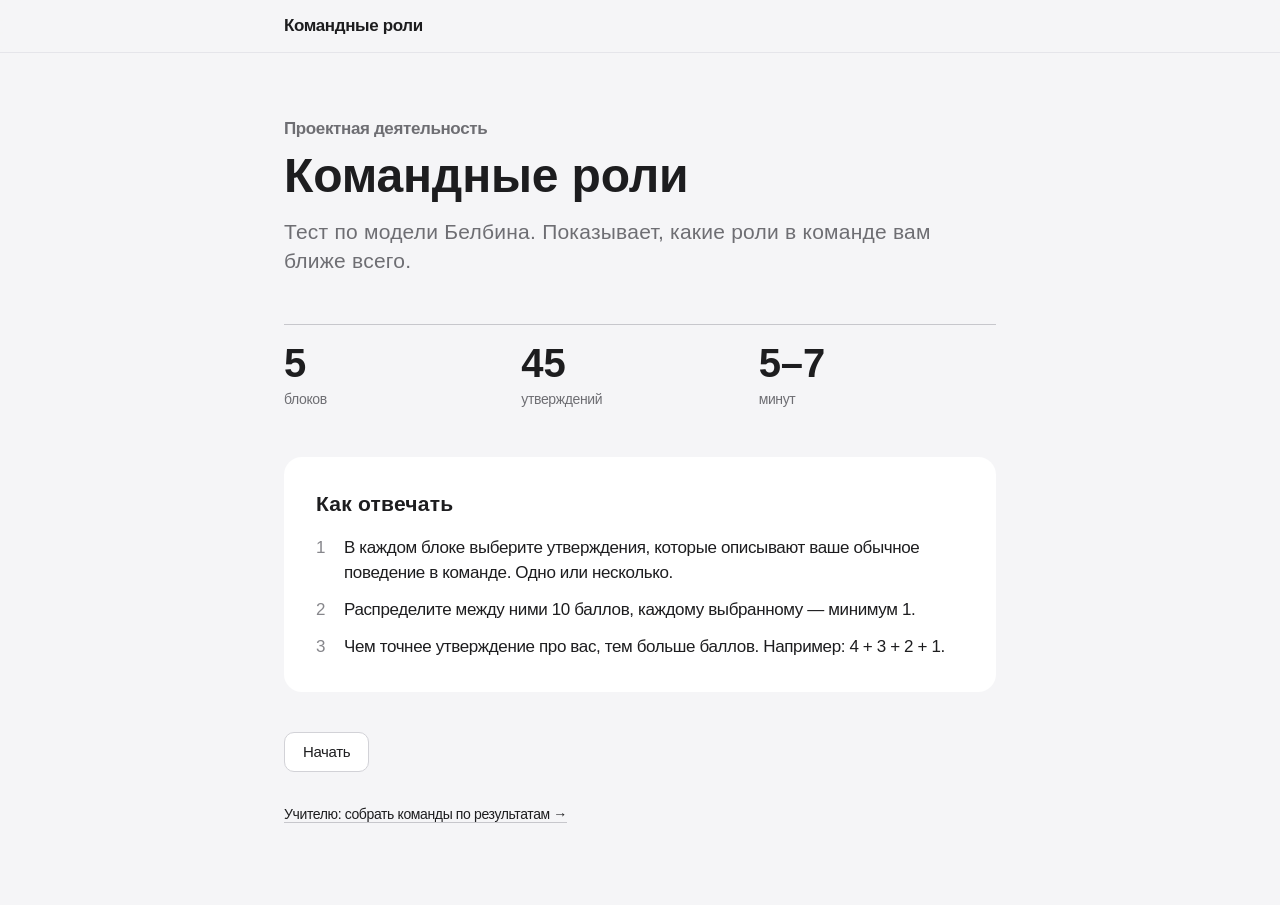
<file: index.html>
<!doctype html>
<html lang="ru">
<head>
  <meta charset="utf-8">
  <meta name="viewport" content="width=device-width, initial-scale=1, viewport-fit=cover">
  <title>Командные роли</title>
  <link rel="stylesheet" href="styles.css">
</head>
<body>
  <header class="topbar">
    <div class="topbar-inner">
      <span class="topbar-title">Командные роли</span>
      <span class="topbar-step" id="step"></span>
    </div>
    <div class="progress" id="progress" hidden><div class="progress-fill" id="progress-fill"></div></div>
  </header>

  <main id="app"></main>

  <script src="data.js"></script>
  <script src="config.js"></script>
  <script src="common.js"></script>
  <script src="app.js"></script>
</body>
</html>
</file>
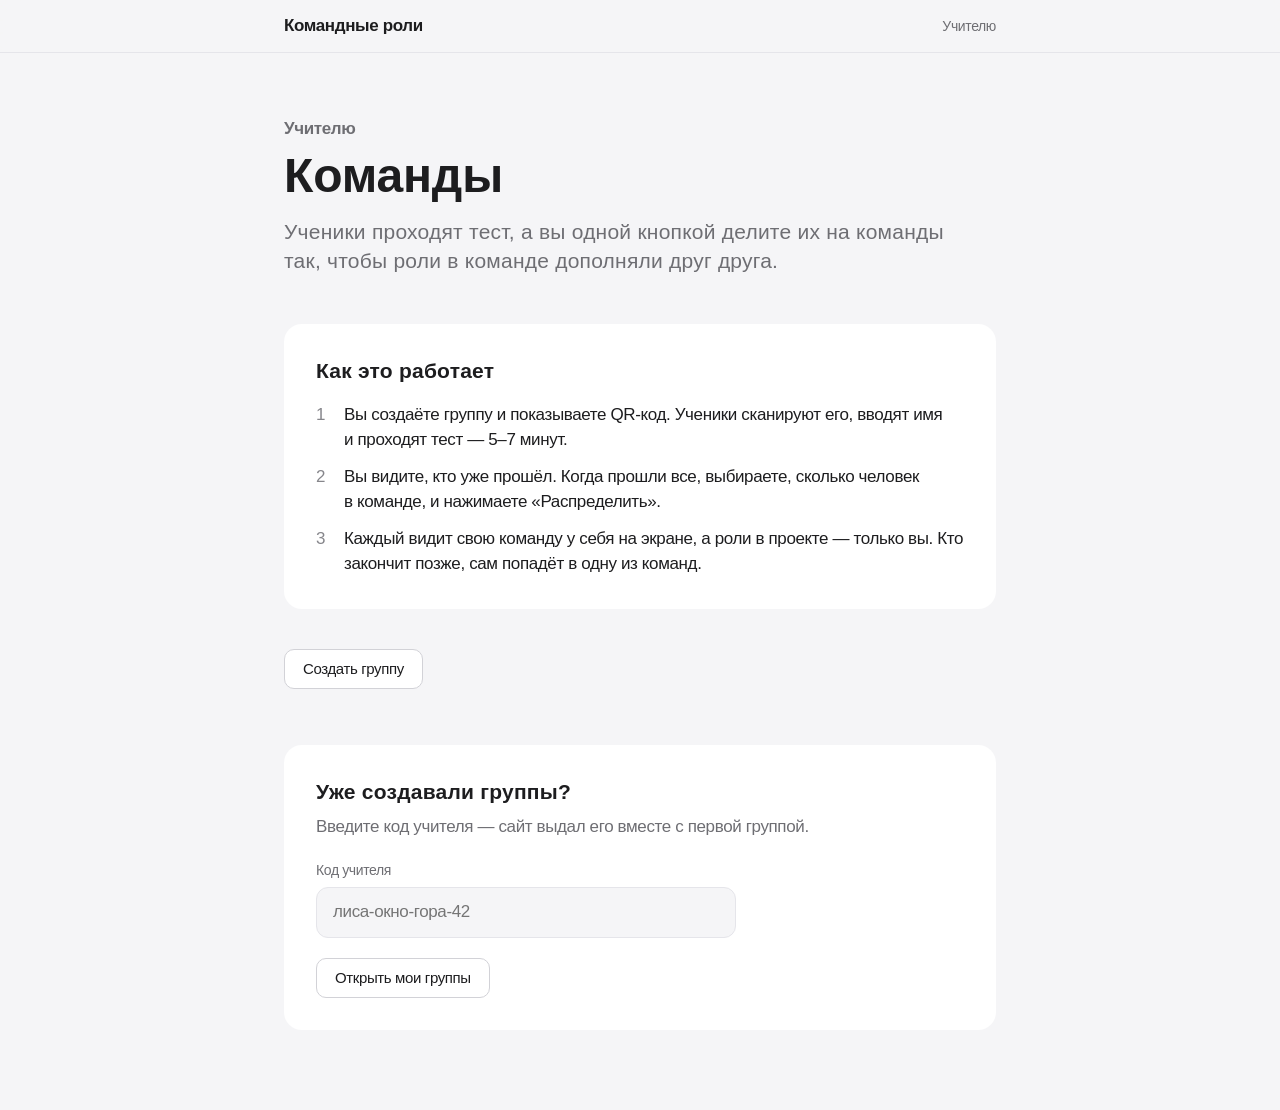
<file: teacher.html>
<!doctype html>
<html lang="ru">
<head>
  <meta charset="utf-8">
  <meta name="viewport" content="width=device-width, initial-scale=1, viewport-fit=cover">
  <title>Команды — Командные роли</title>
  <link rel="stylesheet" href="styles.css">
</head>
<body data-screen="teacher">
  <header class="topbar">
    <div class="topbar-inner">
      <a class="topbar-title" href="./">Командные роли</a>
      <span class="topbar-step">Учителю</span>
    </div>
  </header>

  <main id="app"></main>

  <script src="data.js"></script>
  <script src="config.js"></script>
  <script src="common.js"></script>
  <script src="qrcode.js"></script>
  <script src="teacher.js"></script>
</body>
</html>
</file>
<file: styles.css>
:root {
  --bg: #f5f5f7;
  --surface: #ffffff;
  --text: #1d1d1f;
  --text-2: #6e6e73;
  --text-3: #86868b;
  --faint: #c7c7cc;
  --line: #e5e5ea;
  --accent: #1d1d1f; /* сайт монохромный: акцент — графит */
  --button-border: #d2d2d7;
  --fill: rgba(118, 118, 128, 0.12);
  --radius: 18px;
  --width: 760px;
  --font: -apple-system, BlinkMacSystemFont, "SF Pro Text", "Helvetica Neue", "Segoe UI", Roboto, Arial, sans-serif;
}

* { box-sizing: border-box; }

html { -webkit-text-size-adjust: 100%; }

body {
  margin: 0;
  background: var(--bg);
  color: var(--text);
  font: 17px/1.47 var(--font);
  letter-spacing: -0.022em;
  -webkit-font-smoothing: antialiased;
}

h1, h2, p, ul, ol, dl, dd { margin: 0; padding: 0; }
ul, ol { list-style: none; }
button { font: inherit; letter-spacing: inherit; }

:focus-visible { outline: 2px solid var(--accent); outline-offset: 2px; }

/* Шапка */

.topbar {
  position: sticky;
  top: 0;
  z-index: 10;
  background: rgba(245, 245, 247, 0.8);
  -webkit-backdrop-filter: saturate(180%) blur(20px);
  backdrop-filter: saturate(180%) blur(20px);
  border-bottom: 1px solid var(--line);
}

.topbar-inner {
  max-width: var(--width);
  height: 52px;
  margin: 0 auto;
  padding: 0 24px;
  display: flex;
  align-items: center;
  justify-content: space-between;
}

.topbar-title { font-size: 17px; font-weight: 600; }
.topbar-step { font-size: 14px; color: var(--text-2); font-variant-numeric: tabular-nums; }

.progress { position: absolute; left: 0; right: 0; bottom: -1px; height: 2px; }
.progress[hidden] { display: none; }
.progress-fill { height: 100%; background: var(--accent); transition: width 0.4s ease; }

/* Общая типографика */

main {
  max-width: var(--width);
  margin: 0 auto;
  padding: 64px 24px 80px;
}

body[data-screen="block"] main { padding-bottom: 160px; }

.eyebrow { font-size: 17px; font-weight: 600; color: var(--text-2); margin-bottom: 8px; }

h1 {
  font-size: 48px;
  line-height: 1.08;
  font-weight: 600;
  letter-spacing: -0.003em;
}

.lead {
  margin-top: 16px;
  max-width: 680px;
  font-size: 21px;
  line-height: 1.38;
  letter-spacing: 0.011em;
  color: var(--text-2);
}

.card { background: var(--surface); border-radius: var(--radius); }

.actions { margin-top: 40px; display: flex; align-items: center; gap: 12px; }

.button {
  appearance: none;
  border: 1px solid var(--button-border);
  border-radius: 10px;
  padding: 10px 18px;
  background: var(--surface);
  color: var(--text);
  font-size: 15px;
  font-weight: 500;
  line-height: 1.2;
  cursor: pointer;
  transition: background-color 0.15s ease, border-color 0.15s ease;
}

.button:not(:disabled):hover { background: #fafafc; border-color: var(--faint); }
.button:disabled { color: #b0b0b5; border-color: var(--line); cursor: default; }

.button-plain { border-color: transparent; background: transparent; color: var(--text-2); padding-inline: 12px; }
.button-plain:not(:disabled):hover { border-color: transparent; background: transparent; color: var(--text); }

/* Вступление */

.facts {
  display: grid;
  grid-template-columns: repeat(3, 1fr);
  margin-top: 48px;
  border-top: 1px solid var(--faint);
}

.facts div { padding-top: 16px; }
.facts dt { font-size: 40px; line-height: 1.1; font-weight: 600; letter-spacing: -0.003em; }
.facts dd { margin-top: 4px; font-size: 14px; color: var(--text-2); }

.rules { margin-top: 48px; padding: 32px; }
.rules h2 { font-size: 21px; font-weight: 600; letter-spacing: 0.011em; }
.rules ol { margin-top: 16px; display: grid; gap: 12px; counter-reset: step; }

.rules li {
  display: grid;
  grid-template-columns: 28px 1fr;
  counter-increment: step;
}

.rules li::before { content: counter(step); color: var(--text-3); font-variant-numeric: tabular-nums; }

/* Блок с утверждениями */

.statements { margin-top: 40px; padding-left: 24px; overflow: hidden; }

.statement {
  display: flex;
  align-items: center;
  gap: 24px;
  padding: 16px 20px 16px 0;
  border-bottom: 1px solid var(--line);
}

.statement:last-child { border-bottom: 0; }
.statement-text { flex: 1; }

.statement-control { flex: none; display: flex; align-items: center; gap: 14px; }

.statement-value {
  width: 22px;
  text-align: right;
  font-weight: 600;
  font-variant-numeric: tabular-nums;
}

.statement:not(.is-selected) .statement-value { color: var(--faint); font-weight: 400; }

.stepper { display: flex; border-radius: 9px; background: var(--fill); }

.stepper button {
  position: relative;
  width: 46px;
  height: 34px;
  border: 0;
  border-radius: 9px;
  background: transparent;
  color: var(--text);
  font-size: 20px;
  line-height: 1;
  cursor: pointer;
}

.stepper button + button::before {
  content: "";
  position: absolute;
  left: 0;
  top: 9px;
  bottom: 9px;
  width: 1px;
  background: rgba(60, 60, 67, 0.18);
}

.stepper button:not(:disabled):active { background: rgba(118, 118, 128, 0.2); }
.stepper button:disabled { color: var(--faint); cursor: default; }

.bottombar {
  position: fixed;
  left: 0;
  right: 0;
  bottom: 0;
  z-index: 10;
  padding-bottom: env(safe-area-inset-bottom);
  background: #fbfbfd;
  border-top: 1px solid var(--line);
}

.bottombar-inner {
  max-width: var(--width);
  margin: 0 auto;
  padding: 14px 24px;
  display: flex;
  align-items: center;
  justify-content: space-between;
  gap: 16px;
}

.meter { display: flex; flex-direction: column; gap: 8px; }
.meter-label { font-size: 14px; color: var(--text-2); }
.meter-cells { display: flex; gap: 3px; }

.meter-cells i {
  width: 18px;
  height: 4px;
  border-radius: 2px;
  background: var(--line);
  transition: background-color 0.15s ease;
}

.meter-cells i.is-filled { background: var(--accent); }

.nav { display: flex; align-items: center; gap: 4px; }

/* Результат */

.profile { margin-top: 48px; padding: 8px 28px; }

.bar-row {
  display: grid;
  grid-template-columns: minmax(0, 15rem) 1fr 48px;
  align-items: center;
  gap: 16px;
  padding: 14px 0;
}

.bar-row + .bar-row { border-top: 1px solid var(--line); }

.bar-name strong { font-weight: 600; }
.bar-name small { display: block; margin-top: 2px; font-size: 14px; line-height: 1.35; color: var(--text-2); }

.code {
  margin-left: 8px;
  font-size: 12px;
  letter-spacing: 0.02em;
  color: var(--text-3);
}

.bar {
  height: 8px;
  border-radius: 0 4px 4px 0;
  background: var(--accent);
  transform-origin: left;
  animation: bar-grow 0.7s cubic-bezier(0.25, 0.1, 0.25, 1);
}

@keyframes bar-grow { from { transform: scaleX(0); } }

.bar-value { text-align: right; font-weight: 600; font-variant-numeric: tabular-nums; white-space: nowrap; }

.footnote { margin-top: 12px; padding: 0 28px; font-size: 12px; color: var(--text-3); }

.section-title { margin-top: 72px; font-size: 32px; line-height: 1.125; font-weight: 600; letter-spacing: 0.004em; }
.section-lead { margin-top: 8px; font-size: 17px; color: var(--text-2); }

/* Группа: вход ученика и его команда */

/* Ссылки и текстовые кнопки — графит с тонким серым подчёркиванием, при наведении оно темнеет */

a,
.link-button {
  color: var(--text);
  text-decoration: underline;
  text-decoration-color: var(--faint);
  text-decoration-thickness: 1px;
  text-underline-offset: 3px;
  transition: text-decoration-color 0.15s ease;
}

a:hover,
.link-button:hover { text-decoration-color: currentColor; }

a.topbar-title,
a.list-row { text-decoration: none; }

.back a { color: var(--text-2); text-decoration: none; }
.back a:hover { color: var(--text); }

.aside { margin-top: 32px; font-size: 14px; }

.join { margin-top: 16px; padding: 32px; }
.join h2 { font-size: 21px; font-weight: 600; letter-spacing: 0.011em; }
.join p { margin-top: 8px; color: var(--text-2); }
.join .join-name { color: var(--text); }

.field { display: grid; gap: 6px; margin-top: 20px; }
.field span { font-size: 14px; color: var(--text-2); }

.field input {
  width: 100%;
  max-width: 420px;
  padding: 12px 16px;
  border: 1px solid var(--line);
  border-radius: 12px;
  background: var(--bg);
  color: var(--text);
  font: inherit;
  letter-spacing: inherit;
}

.field input:focus { outline: none; border-color: var(--text-3); background: var(--surface); }

.team-card { margin-top: 40px; padding: 28px; }
.team-label { font-size: 14px; font-weight: 600; color: var(--text-2); }
.team-title { margin-top: 4px; font-size: 32px; line-height: 1.125; font-weight: 600; }
.team-status { margin-top: 6px; font-size: 19px; line-height: 1.4; }

.mates { margin-top: 16px; }

.mates li,
.team li,
.people li {
  display: flex;
  align-items: baseline;
  justify-content: space-between;
  gap: 16px;
  padding: 12px 0;
  border-bottom: 1px solid var(--line);
}

.mates li:last-child,
.team li:last-child,
.people li:last-child { border-bottom: 0; }

.mates .is-me { font-weight: 600; }
.mates small { font-weight: 400; color: var(--text-2); }
.mate-role { flex: none; font-size: 14px; color: var(--text-2); }

/* Страница учителя */

.invite {
  margin-top: 40px;
  padding: 28px;
  display: grid;
  grid-template-columns: 260px 1fr;
  align-items: center;
  gap: 32px;
}

.qr svg { display: block; width: 100%; height: auto; }
.invite-text p { color: var(--text-2); }
.invite-text .invite-link { margin-top: 8px; color: var(--text); font-weight: 600; word-break: break-all; }
.invite-text .link-button { margin-top: 12px; }

.people { margin-top: 24px; padding: 4px 28px; }
.status { flex: none; font-size: 14px; color: var(--text-3); }
.status.is-done { color: var(--accent); }

.notice { margin-top: 16px; font-size: 15px; color: var(--text-2); }

.size-picker { margin-top: 32px; padding: 20px 28px; }
.size-row { display: flex; align-items: center; justify-content: space-between; gap: 16px; }
.size-control { flex: none; display: flex; align-items: center; gap: 14px; }
.size-value { font-size: 21px; font-weight: 600; font-variant-numeric: tabular-nums; }
.size-note { margin-top: 8px; font-size: 14px; color: var(--text-2); }
.size-picker + .actions { margin-top: 20px; }

.teams {
  margin-top: 24px;
  display: grid;
  grid-template-columns: repeat(auto-fill, minmax(280px, 1fr));
  gap: 16px;
}

.back { margin-bottom: 20px; font-size: 15px; }

.login { margin-top: 56px; padding: 32px; }
.login h2 { font-size: 21px; font-weight: 600; letter-spacing: 0.011em; }
.login p { margin-top: 8px; color: var(--text-2); }
.login .actions { margin-top: 20px; }

/* Текстовая кнопка: ссылка, которая что-то делает на странице */

.link-button {
  appearance: none;
  border: 0;
  padding: 0;
  background: none;
  font: inherit;
  font-size: 15px;
  letter-spacing: inherit;
  cursor: pointer;
}

/* Список групп — как сгруппированный список в iOS */

.list { margin-top: 32px; overflow: hidden; }

.list-row {
  position: relative;
  display: flex;
  align-items: center;
  gap: 12px;
  padding: 14px 20px 14px 28px;
  color: var(--text);
  text-decoration: none;
}

.list-row:hover { background: #fafafc; text-decoration: none; }

.list li + li .list-row::before {
  content: "";
  position: absolute;
  top: 0;
  left: 28px;
  right: 0;
  border-top: 1px solid var(--line);
}

.list-row::after { content: "›"; flex: none; font-size: 24px; line-height: 1; color: var(--faint); }

.list-main { flex: 1; min-width: 0; }
.list-main strong { display: block; font-weight: 600; }
.list-main small { display: block; margin-top: 2px; font-size: 14px; color: var(--text-2); }
.list-meta { flex: none; font-size: 15px; color: var(--text-3); }
.list-meta.is-done { color: var(--accent); }

/* Код учителя */

.code-section { margin-top: 56px; }
.code-section.is-fresh { margin-top: 40px; }
.subhead { font-size: 21px; font-weight: 600; letter-spacing: 0.011em; }

.code-card {
  margin-top: 12px;
  padding: 16px 28px;
  display: flex;
  align-items: center;
  justify-content: space-between;
  gap: 16px;
}

.code-value { font-size: 21px; font-weight: 600; word-break: break-word; }
.code-note { margin-top: 10px; padding: 0 28px; font-size: 14px; color: var(--text-2); }
.code-note .link-button { font-size: 14px; }

.team { padding: 24px; }
.team h3 { font-size: 21px; font-weight: 600; margin: 0 0 8px; }
.team ul { margin: 0; }
.team-gaps { margin-top: 12px; font-size: 14px; color: var(--text-2); }
.team-gaps span { white-space: nowrap; }

/* Узкие экраны */

@media (max-width: 640px) {
  main { padding: 40px 16px 64px; }
  .topbar-inner, .bottombar-inner { padding-inline: 16px; }

  h1 { font-size: 40px; }
  .lead { font-size: 19px; }
  .facts dt { font-size: 32px; }
  .rules { padding: 24px; }

  .statements { padding-left: 16px; }
  .statement { gap: 12px; padding-right: 12px; }
  .statement-control { gap: 8px; }
  .statement-value { width: 18px; }
  .stepper button { width: 38px; }

  .meter-cells i { width: 12px; }

  .profile { padding-inline: 20px; }
  .bar-row {
    grid-template-columns: 1fr 48px;
    grid-template-areas:
      "name value"
      "bar  bar";
    row-gap: 10px;
  }
  .bar-name { grid-area: name; }
  .bar-track { grid-area: bar; }
  .bar-value { grid-area: value; }

  .footnote { padding-inline: 20px; }
  .section-title { font-size: 28px; }

  .join, .team-card, .invite, .login { padding: 24px; }
  .list-row { padding-left: 20px; }
  .list li + li .list-row::before { left: 20px; }
  .code-card { padding-inline: 20px; }
  .code-note { padding-inline: 20px; }
  .invite { grid-template-columns: 1fr; gap: 20px; }
  .qr { max-width: 260px; }
  .people, .size-picker { padding-inline: 20px; }
}

@media (prefers-reduced-motion: reduce) {
  * { transition: none !important; animation: none !important; }
}
</file>
